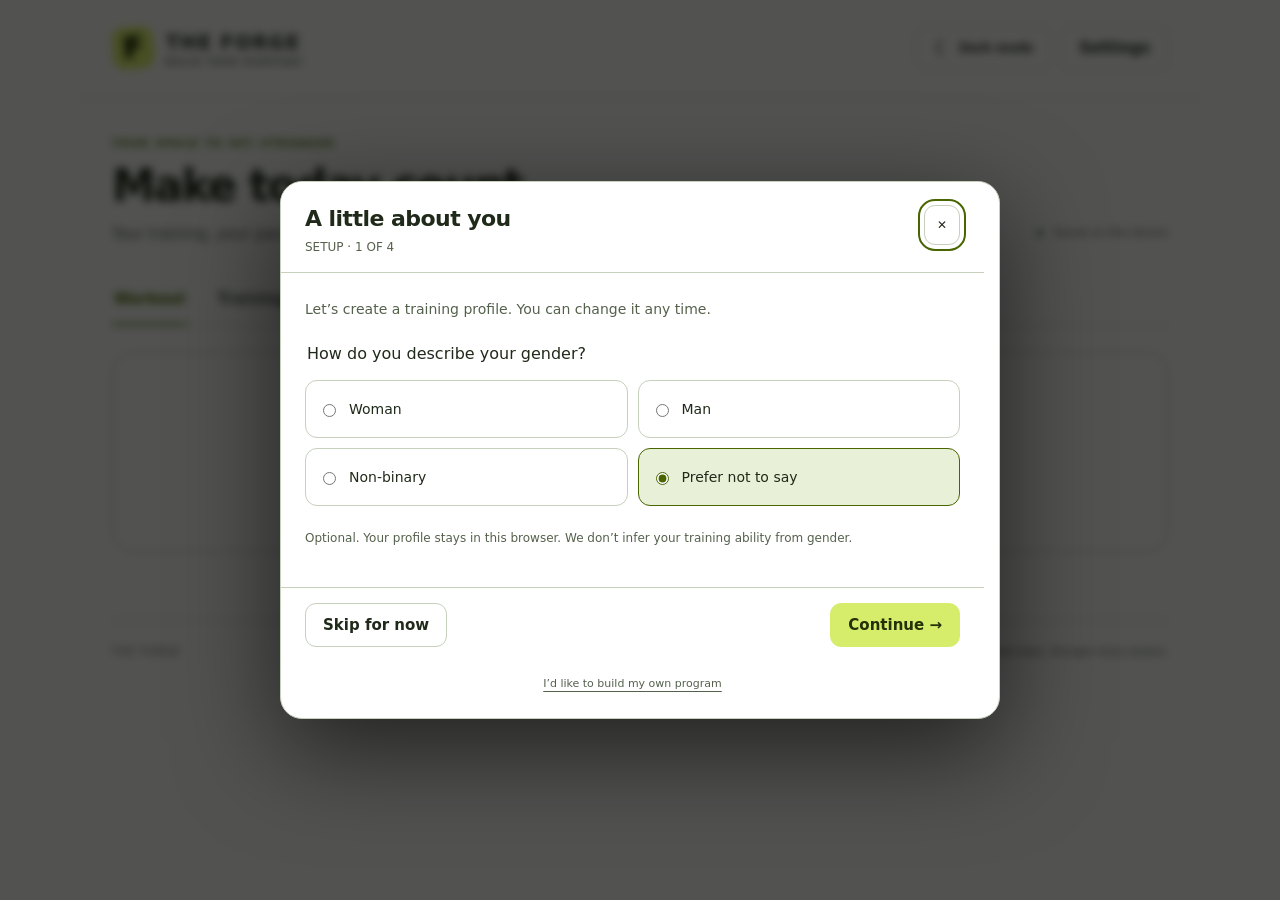
<file: index.html>
<!doctype html>
<html lang="en" data-theme="dark">
<head>
  <meta charset="utf-8">
  <meta name="viewport" content="width=device-width, initial-scale=1, viewport-fit=cover">
  <meta name="theme-color" content="#111310">
  <meta name="description" content="Your training, your way. Choose a plan, swap exercises, and build your own workouts with THE FORGE.">
  <link rel="manifest" href="./manifest.webmanifest">
  <link rel="icon" href="./icon-192.png">
  <link rel="apple-touch-icon" href="./icon-192.png">
  <script src="./theme.js"></script>
  <link rel="stylesheet" href="./styles.css">
  <link rel="stylesheet" href="./catalog.css">
  <link rel="stylesheet" href="./program-controls.css">
  <link rel="stylesheet" href="./program-weeks.css">
  <link rel="stylesheet" href="./mobile.css">
  <title>THE FORGE · Your training, your way</title>
  <script src="./exercises.js" defer></script>
  <script src="./exercises-expanded.js" defer></script>
  <script src="./programs.js" defer></script>
  <script src="./programs-expanded.js" defer></script>
  <script src="./additional-programs.js" defer></script>
  <script src="./catalog.js" defer></script>
  <script src="./reviewed-videos.js" defer></script>
  <script src="./exercise-illustrations.js" defer></script>
  <script src="./movement-pictures.js" defer></script>
  <script src="./data.js" defer></script>
  <script src="./program-model.js" defer></script>
  <script src="./model.js" defer></script>
  <script src="./program-ui.js" defer></script>
  <script src="./app.js" defer></script>
</head>
<body>
  <a class="skip-link" href="#main">Skip to workout</a>
  <header class="app-header shell">
    <a class="brand" href="#workout" aria-label="The Forge home"><span class="brand-mark" aria-hidden="true">F</span><span>THE FORGE<small>BUILD YOUR EVERYDAY</small></span></a>
    <div class="header-actions">
      <button class="button subtle theme-toggle" id="themeToggle" type="button" aria-label="Switch to light mode" title="Switch to light mode"><span id="themeIcon" aria-hidden="true">☀</span><span class="theme-label" id="themeLabel">Light mode</span></button>
      <button class="button subtle" id="settingsBtn" title="Settings and backup">Settings</button>
    </div>
  </header>
  <main class="shell" id="main" tabindex="-1">
    <div class="welcome"><div><div class="eyebrow">YOUR SPACE TO GET STRONGER</div><h1>Make today count<span>.</span></h1><p>Your training, your pace. Let’s put in the work.</p></div><span class="local-label"><i></i> Saved on this device</span></div>
    <nav class="main-nav" aria-label="Main navigation">
      <button data-view="workout" aria-current="page">Workout</button>
      <button data-view="plans">Training plans</button>
      <button data-view="calendar">My week</button>
      <button data-view="history">History</button>
    </nav>
    <div id="storageAlert" class="notice" role="alert" hidden></div>
    <section id="viewWorkout" aria-label="Your workout"></section>
    <section id="viewPlans" aria-label="Training plans" hidden></section>
    <section id="viewHistory" aria-label="Workout history" hidden></section>
    <section id="viewCalendar" aria-label="Combined weekly calendar" hidden></section>
    <p id="saveStatus" class="save-status" role="status">Your changes save automatically.</p>
    <footer>THE FORGE <span>Small steps. Stronger every session.</span></footer>
  </main>
  <dialog id="modal" aria-labelledby="modalTitle"><div id="modalContent"></div></dialog>
  <div id="toast" class="toast" role="status"></div>
  <noscript><p class="notice">Enable JavaScript to choose and log your workouts.</p></noscript>
</body>
</html>
</file>
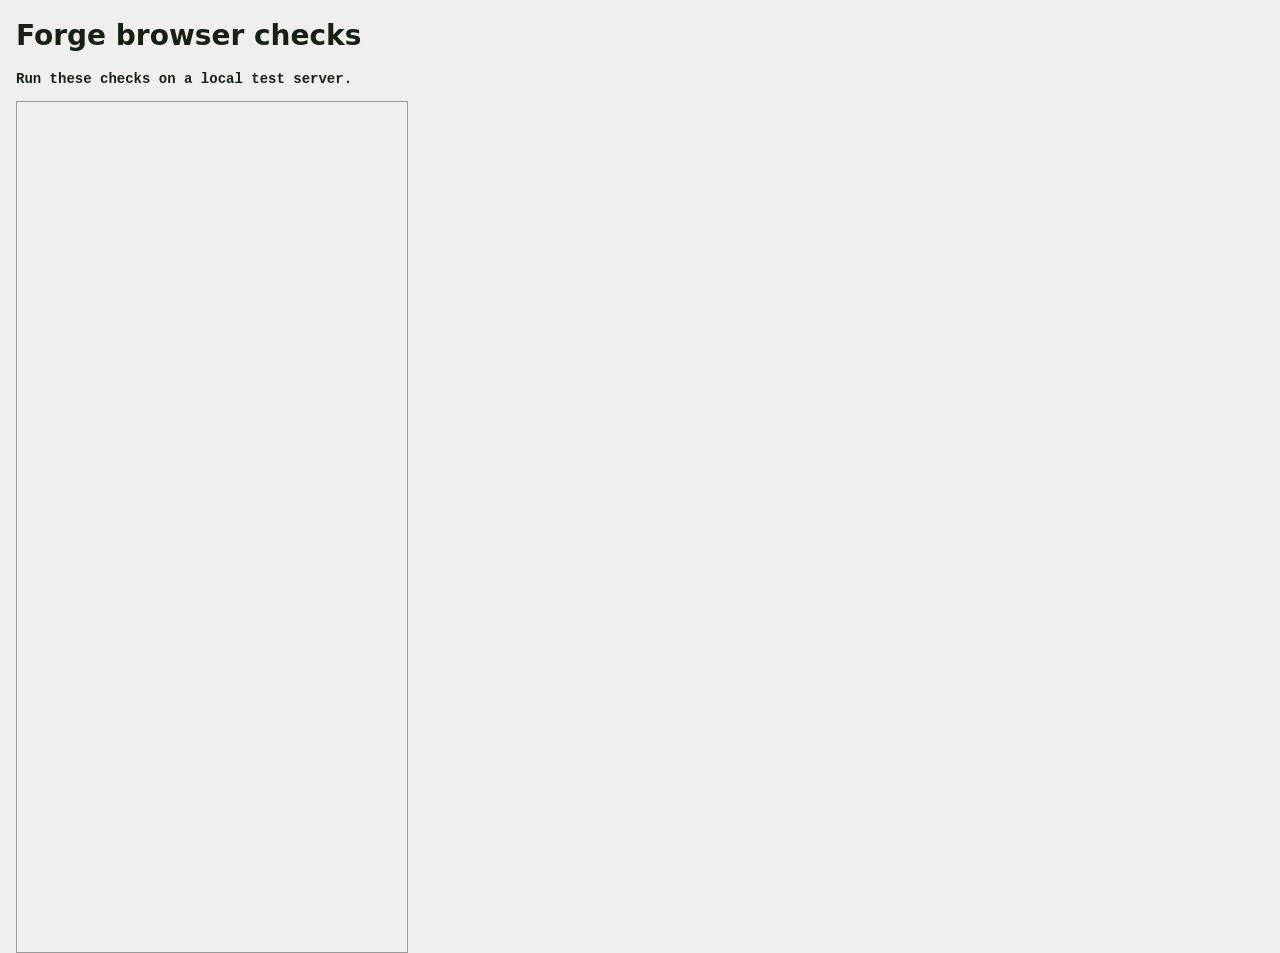
<file: tests/browser.html>
<!doctype html><html lang="en"><head><meta charset="utf-8"><title>Forge browser checks</title><style>body{font:14px system-ui;margin:16px;background:#eef0eb;color:#182015}iframe{width:390px;height:850px;border:1px solid #999;float:left;margin-right:20px}pre{white-space:pre-wrap}#result{font-weight:700}</style></head><body><h1>Forge browser checks</h1><pre id="result">Running…</pre><iframe id="app" title="App under test"></iframe><pre id="checks"></pre><script src="./browser-checks.js"></script></body></html>
</file>
<file: styles.css>
@charset "UTF-8";
:root{color-scheme:dark;--bg:#111310;--surface:#1a1d18;--raised:#22261f;--line:#33382e;--ink:#f1f3e9;--muted:#adb4a4;--accent:#e6fb78;--orange:#fa9b50;--good:#a6d7a1;--danger:#ffb1a3;--radius:20px;font-family:Inter,"Segoe UI",system-ui,sans-serif;font-size:15px;line-height:1.5}
*{box-sizing:border-box}body{margin:0;background:var(--bg);color:var(--ink)}button,input,select{font:inherit}button,a,input,select{touch-action:manipulation}button{cursor:pointer}button:disabled{opacity:.45;cursor:default}a{color:inherit}button,input,select,textarea{accent-color:var(--accent)}button:focus-visible,a:focus-visible,input:focus-visible,select:focus-visible,summary:focus-visible{outline:2px solid var(--accent);outline-offset:4px}[hidden]{display:none!important}.shell{width:min(1120px,100%);margin:auto;padding-inline:32px}.app-header{display:flex;align-items:center;justify-content:space-between;padding-block:26px;border-bottom:1px solid var(--line);gap:12px}.brand{text-decoration:none;display:flex;gap:12px;align-items:center;font-weight:900;font-size:19px;letter-spacing:.08em}.brand small{display:block;font-size:8px;letter-spacing:.22em;color:var(--muted);margin-top:1px}.brand-mark{display:grid;place-items:center;width:42px;height:42px;background:var(--action-bg);color:var(--action-ink);font-size:29px;font-weight:950;border-radius:12px;transform:rotate(-5deg)}.button{min-height:44px;padding:10px 17px;border:1px solid var(--line);background:var(--raised);color:var(--ink);border-radius:11px;font-weight:650;display:inline-flex;align-items:center;justify-content:center;gap:8px;text-decoration:none}.button:hover{border-color:var(--button-hover)}.button.primary{background:var(--action-bg);color:var(--action-ink);border-color:var(--action-bg)}.button.subtle{background:transparent}.button.danger{color:var(--danger)}.button.small{font-size:12px;padding:7px 12px;min-height:40px}.welcome{display:flex;align-items:end;justify-content:space-between;padding-block:38px 30px;gap:24px}.eyebrow{color:var(--accent);font-weight:750;font-size:10px;letter-spacing:.17em;text-transform:uppercase}h1{font-size:clamp(30px,4vw,44px);line-height:1.16;letter-spacing:-.045em;margin:9px 0 12px;font-weight:750}h1 span{color:var(--accent)}p{margin:0;color:var(--muted)}h2,h3{letter-spacing:-.025em;line-height:1.25}h2{font-size:25px;margin:0 0 10px}h3{font-size:18px;margin:0}.local-label{color:var(--muted);font-size:11px;white-space:nowrap;padding-bottom:4px}.local-label i{display:inline-block;width:6px;height:6px;border-radius:50%;background:var(--good);margin-right:7px}.main-nav{display:flex;border-bottom:1px solid var(--line);gap:28px;margin-bottom:26px}.main-nav button{background:transparent;color:var(--muted);border:0;min-height:50px;padding:0 2px;font-weight:700;border-bottom:2px solid transparent}.main-nav button[aria-current]{color:var(--accent);border-color:var(--accent)}.stats{display:grid;grid-template-columns:1.3fr 1fr 1fr;gap:12px;margin-bottom:24px}.stat{padding:17px 20px;background:var(--surface);border:1px solid var(--line);border-radius:15px}.stat small{display:block;color:var(--muted);font-size:11px;margin-bottom:5px}.stat strong{font-weight:650;font-size:17px}.stat em{color:var(--muted);font-style:normal;font-size:12px}.workout-layout{display:grid;grid-template-columns:minmax(0,1fr) 270px;gap:24px;align-items:start}.section-top{display:flex;align-items:center;justify-content:space-between;gap:14px;margin:0 0 16px}.section-top p{font-size:12px;margin-top:5px}.section-top h2{margin:0}.date-control{display:flex;align-items:center;gap:8px;color:var(--muted);font-size:12px;min-width:0}input,select{min-height:44px;border:1px solid var(--line);border-radius:10px;background:var(--bg);color:var(--ink);padding:9px 10px;max-width:100%}input[type=date]{font-size:12px;min-width:0}.day-tabs{display:flex;gap:8px;overflow-x:auto;padding:2px 2px 12px;scrollbar-width:thin}.day-tab{flex:1;min-width:100px;padding:12px 10px;border:1px solid var(--line);background:var(--surface);border-radius:12px;color:var(--muted);text-align:left;min-height:66px}.day-tab small{display:block;font-size:10px;margin-bottom:3px}.day-tab strong{font-size:12px;font-weight:650}.day-tab[aria-pressed=true]{color:var(--accent);border-color:var(--accent);background:var(--accent-soft)}.session-head{margin:10px 0 17px}.session-head h2{font-size:26px;margin:7px 0}.tags{display:flex;gap:7px;flex-wrap:wrap}.tag{font-size:10px;color:var(--muted);border:1px solid var(--line);border-radius:6px;padding:3px 7px}.exercise{background:var(--surface);border:1px solid var(--line);border-radius:var(--radius);padding:20px;margin-bottom:12px}.exercise.complete{border-color:var(--success-border)}.exercise-heading{display:flex;gap:12px;align-items:start;justify-content:space-between}.exercise-title{display:flex;align-items:start;gap:11px;min-width:0}.exercise-number{display:grid;place-items:center;border-radius:9px;width:31px;height:31px;flex-shrink:0;color:var(--accent);background:var(--accent-panel);font-size:12px;font-weight:700}.exercise h3{font-size:16px;margin:2px 0 4px;overflow-wrap:anywhere}.exercise small{font-size:11px;color:var(--muted)}.exercise-tools{display:flex;gap:5px}.exercise-tools .button{min-height:40px;font-size:11px;padding:8px 10px}.previous{font-size:11px;color:var(--orange);margin:13px 0 4px}.set-grid{display:grid;grid-template-columns:32px minmax(70px,1fr) minmax(70px,1fr) 44px;gap:10px;align-items:center;margin-top:8px}.set-grid.labels{font-size:10px;color:var(--muted);text-align:center;margin-top:18px}.set-num{text-align:center;color:var(--muted);font-size:12px}.set-grid input{width:100%;text-align:center;font-variant-numeric:tabular-nums;font-size:17px;font-weight:650;min-height:46px}.done{width:44px;height:46px;border:1px solid var(--line);border-radius:10px;background:var(--raised);color:var(--done-color);font-size:20px}.done[aria-pressed=true]{background:var(--action-bg);border-color:var(--action-bg);color:var(--action-ink)}.exercise-bottom{display:flex;gap:8px;justify-content:space-between;margin-top:12px;align-items:center}.text-button{background:none;border:0;color:var(--muted);padding:10px 4px;min-height:44px;font-size:11px;text-decoration:underline;text-underline-offset:4px}.text-button:hover{color:var(--ink)}.guidance{font-size:11px;color:var(--muted);margin-top:10px}.guidance.ready{color:var(--accent)}.side-card{background:var(--surface);border:1px solid var(--line);border-radius:var(--radius);padding:22px;margin-bottom:14px}.side-card h3{font-size:16px;margin-bottom:15px}.progress-count{display:flex;align-items:baseline;gap:7px;margin-top:12px}.progress-count strong{font-size:34px;font-weight:650;letter-spacing:-.05em}.progress-count span{color:var(--muted);font-size:12px}.progress-track{height:6px;background:var(--progress-track-bg);border-radius:6px;margin:12px 0 18px;overflow:hidden}.progress-bar{height:100%;background:var(--accent);transition:width .2s}.side-card .button{width:100%;margin-top:9px;font-size:12px}.side-card p{font-size:12px}.timer-value{font-size:38px;letter-spacing:-.04em;font-variant-numeric:tabular-nums;margin:8px 0 12px}.timer-actions{display:flex;gap:7px}.timer-actions .button{margin-top:0}.timer-presets{display:flex;gap:8px;margin-top:13px}.timer-presets button{flex:1;min-height:40px;background:transparent;border:1px solid var(--line);color:var(--muted);border-radius:8px;font-size:11px}.timer-presets button[aria-pressed=true]{color:var(--accent);border-color:var(--accent)}.help{font-size:12px;margin:16px 0}.help summary{color:var(--muted);cursor:pointer;padding-block:10px}.help p{padding-block:6px}.help a{color:var(--accent)}.toolbar{display:flex;gap:10px;flex-wrap:wrap;margin:20px 0}.toolbar label{display:flex;align-items:center;gap:8px;color:var(--muted);font-size:12px}.toolbar input{flex:1;min-width:150px}.plan-grid{display:grid;grid-template-columns:repeat(2,minmax(0,1fr));gap:16px}.plan-card{position:relative;background:var(--surface);border:1px solid var(--line);border-radius:var(--radius);padding:25px;display:flex;flex-direction:column;gap:14px}.plan-card.selected{border-color:var(--accent)}.plan-card .number{color:var(--accent);font-size:38px;line-height:1.1;font-weight:650;letter-spacing:-.05em}.plan-card .number span{font-size:12px;color:var(--muted);font-weight:400;letter-spacing:0;margin-left:7px}.plan-card p{font-size:13px}.plan-card .button{align-self:start;margin-top:auto}.plan-days{font-size:12px;line-height:1.8;color:var(--ink)}.plan-card.custom{background:radial-gradient(ellipse at 100% 0,var(--custom-glow),transparent 70%),var(--surface)}.pill{font-size:10px;color:var(--accent);border:1px solid var(--accent-border);border-radius:6px;padding:4px 8px;align-self:start}.empty-state{border:1px dashed var(--empty-border);border-radius:var(--radius);padding:35px;text-align:center;color:var(--muted)}.empty-state h3{color:var(--ink);margin-bottom:8px}.empty-state .button{margin-top:20px}.history-list{display:grid;gap:12px}.history-item{border:1px solid var(--line);background:var(--surface);border-radius:16px;padding:20px;display:flex;gap:20px;justify-content:space-between;align-items:center}.history-item p{font-size:12px;margin-top:7px}.history-item h3{font-size:16px}.history-actions{display:flex;gap:8px;flex-shrink:0}.save-status{font-size:11px;text-align:center;margin:25px 0;color:var(--muted);min-height:18px}footer{display:flex;justify-content:space-between;font-size:10px;color:var(--muted);border-top:1px solid var(--line);padding:23px 0 35px;letter-spacing:.12em}footer span{letter-spacing:0}.notice{padding:15px 18px;border:1px solid var(--notice-border);background:var(--notice-bg);border-radius:12px;margin-bottom:15px;font-size:13px;color:var(--notice-ink)}dialog{color:var(--ink);background:var(--surface);border:1px solid var(--line);border-radius:22px;padding:0;width:min(720px,calc(100% - 24px));max-height:90dvh;box-shadow:0 30px 100px #0009}dialog::backdrop{background:#000a;backdrop-filter:blur(4px)}.modal-header{position:sticky;top:0;background:var(--surface);display:flex;justify-content:space-between;align-items:start;gap:14px;padding:23px 24px 16px;border-bottom:1px solid var(--line);z-index:2}.modal-header h2{font-size:22px;margin-bottom:6px}.modal-header p{font-size:12px}.modal-body{padding:20px 24px 24px}.modal-footer{position:sticky;bottom:0;background:var(--surface);border-top:1px solid var(--line);padding:15px 24px;display:flex;justify-content:space-between;gap:14px;align-items:center}.modal-footer p{font-size:12px}.form-label{display:grid;gap:7px;font-size:12px;color:var(--muted);margin-bottom:14px}.library-list{display:grid;gap:8px;max-height:330px;overflow:auto}.library-item{border:1px solid var(--line);border-radius:12px;padding:12px;display:flex;justify-content:space-between;align-items:center;gap:12px}.library-item h3{font-size:14px}.library-item small{display:block;color:var(--muted);font-size:11px;margin-top:4px}.builder-list{display:grid;gap:10px;margin-top:18px}.builder-row{background:var(--bg);border:1px solid var(--line);padding:13px;border-radius:12px}.builder-row .section-top{margin-bottom:7px}.builder-row h3{font-size:14px}.builder-targets{display:grid;grid-template-columns:repeat(3,1fr);gap:8px}.builder-targets label{font-size:10px;color:var(--muted);display:grid;gap:4px}.builder-targets input{width:100%;font-size:14px}.settings-grid{display:grid;gap:12px}.settings-grid p{font-size:13px;line-height:1.7}.settings-grid .button{justify-self:start}.divider{height:1px;background:var(--line);margin:10px 0}.toast{position:fixed;bottom:25px;left:50%;transform:translate(-50%,20px);opacity:0;pointer-events:none;transition:.2s;background:var(--ink);color:var(--bg);padding:12px 20px;border-radius:12px;max-width:calc(100% - 32px);font-size:13px;box-shadow:0 10px 35px #0008;z-index:10}.toast.show{opacity:1;transform:translate(-50%,0)}.skip-link{position:fixed;top:8px;left:8px;transform:translateY(-200%);z-index:10;background:var(--action-bg);color:var(--action-ink);padding:12px}.skip-link:focus{transform:none}.wide-button{width:100%;margin-top:4px}.session-actions{display:flex;gap:12px;align-items:center;justify-content:space-between;margin-top:16px}.completed-banner{margin:15px 0;color:var(--accent);font-size:12px}.sticky-panel{position:sticky;top:20px}.muted{color:var(--muted)}
@media(max-width:850px){.shell{padding-inline:22px}.workout-layout{grid-template-columns:minmax(0,1fr) 235px;gap:16px}.side-card{padding:18px}.local-label{display:none}.stats{grid-template-columns:1.2fr 1fr 1fr}.stat{padding:14px}.stat strong{font-size:14px}}
@media(max-width:650px){.shell{padding-inline:16px}.app-header{padding-block:18px}.brand{font-size:16px;gap:9px}.brand-mark{width:36px;height:36px;font-size:26px}.app-header .button{font-size:10px;padding:8px 10px}.welcome{padding-block:28px 20px}.welcome p{font-size:12px}.eyebrow{font-size:9px}.main-nav{gap:25px;margin-bottom:20px}.main-nav button{font-size:13px}.workout-layout{display:flex;flex-direction:column;gap:20px}.workout-main,.workout-aside{width:100%}.workout-aside{order:-1}.sticky-panel{position:static;display:grid;grid-template-columns:1fr 1fr;gap:10px}.side-card{padding:15px;margin-bottom:0;border-radius:15px}.side-card h3{font-size:13px;margin-bottom:5px}.side-card .button{font-size:11px;padding-inline:8px;min-height:44px}.side-card .text-button{font-size:10px}.progress-count{margin-top:3px}.progress-count strong{font-size:28px}.progress-track{margin:7px 0 10px}.timer-value{font-size:29px;margin:3px 0 8px}.timer-presets{gap:5px;margin-top:8px}.timer-presets button{font-size:10px;min-height:35px}.stats{gap:7px;margin-bottom:16px;grid-template-columns:1.2fr .8fr .8fr}.stat{padding:11px}.stat small{font-size:9px}.stat strong{font-size:12px}.stat em{font-size:10px}.section-top{align-items:start;gap:8px}.section-top h2{font-size:20px}.date-control{display:grid;gap:3px;font-size:10px}.date-control input{font-size:11px;max-width:145px;padding:7px;min-height:40px}.exercise{padding:15px}.exercise-heading{gap:7px}.exercise-title{gap:8px}.exercise h3{font-size:14px}.exercise-number{width:26px;height:28px;font-size:10px}.exercise-tools .button{padding:7px 8px;font-size:10px}.exercise small{font-size:10px}.set-grid{gap:8px;grid-template-columns:26px minmax(60px,1fr) minmax(60px,1fr) 44px}.plan-grid{grid-template-columns:1fr}.plan-card{padding:22px}.history-item{align-items:start;flex-direction:column;gap:12px}.history-actions{width:100%}.history-actions .button{flex:1}.toolbar{gap:8px}.toolbar label{flex:1;min-width:110px;display:grid;gap:3px}.toolbar select{width:100%;font-size:12px}.modal-header{padding:18px 16px 12px}.modal-body{padding:16px}.modal-footer{padding:12px 16px}.modal-footer .button{font-size:12px}.builder-targets input{padding:8px}.session-head h2{font-size:23px}footer{font-size:9px}footer span{max-width:160px;text-align:right}.help{margin-top:12px}.session-actions{gap:8px}.session-actions .button{font-size:12px}}
.exercise-video-row{display:flex;justify-content:space-between;align-items:center;gap:12px;margin-top:10px}.video-button{border:0;background:transparent;color:var(--accent);font-size:12px;padding:8px 0;min-height:44px;display:inline-flex;align-items:center;gap:7px;white-space:nowrap}.video-button span{font-size:22px}.video-frame{aspect-ratio:16/9;background:#000}.video-frame iframe{width:100%;height:100%;border:0;display:block}.video-note{font-size:12px;line-height:1.7}.video-note a{color:var(--accent)}.preview-title{margin:24px 0 14px}.recommendation{padding:22px;border:1px solid var(--recommendation-border);border-radius:16px;background:var(--recommendation-bg);margin-top:22px;display:grid;gap:12px}.recommendation p{font-size:13px}.recommendation .button{justify-self:start}.plan-buttons{display:flex;gap:10px;flex-wrap:wrap;margin-top:auto}.choice-grid{border:0;padding:0;margin:22px 0;display:grid;grid-template-columns:1fr 1fr;gap:10px}.choice-grid legend{font-size:16px;margin-bottom:14px}.choice{border:1px solid var(--line);border-radius:12px;display:flex;align-items:center;gap:10px;padding:12px;min-height:58px;font-size:14px}.choice:has(input:checked){border-color:var(--accent);background:var(--choice-bg)}.choice input{min-height:0;max-width:20px}.onboarding{padding-block:26px}.onboarding>p{font-size:14px}.privacy-note{font-size:12px!important;line-height:1.7}.weight-label{margin-top:20px}.weight-label input{font-size:24px}.setup-custom{text-align:center;padding:0 15px 12px}.error-text{color:var(--danger)!important;font-size:13px;margin-top:12px}.builder-daybar{display:flex;align-items:center;gap:12px}.builder-daybar label{flex:1}.library-tools{display:flex;align-items:center;gap:16px}input[aria-invalid=true]{border-color:var(--danger)}
@media(max-width:650px){.exercise-video-row{align-items:start;gap:8px}.exercise-video-row>small{padding-top:12px;max-width:145px;text-align:right;font-size:9px}.video-button{font-size:11px}.choice-grid{gap:8px}.choice{font-size:12px;padding:10px}.plan-buttons .button{font-size:12px}.library-tools{gap:12px}}
@media(prefers-reduced-motion:reduce){*,*::before,*::after{transition:none!important;scroll-behavior:auto!important}}

@media(max-width:650px){.workout-aside .side-card .eyebrow{display:none}.workout-aside .side-card{padding:12px}.workout-aside .side-card h3{font-size:11px;margin:0}.workout-aside .progress-count{margin:0;line-height:1.1}.workout-aside .progress-count strong{font-size:24px}.workout-aside .progress-track{margin:6px 0}.workout-aside .side-card .text-button{display:none}.workout-aside .side-card .button{margin-top:5px}.workout-aside .timer-value{font-size:24px;line-height:1.2;margin:3px 0}.workout-aside .timer-presets{display:none}.welcome{padding-block:24px 16px}.welcome h1{margin:7px 0 9px}.welcome p{font-size:11px}.main-nav{margin-bottom:17px}.sticky-panel{gap:9px}.workout-layout{gap:17px}}

/* Shared theme tokens keep text, controls and dialogs in the same palette. */
:root{--action-bg:#e6fb78;--action-ink:#1d2410;--button-hover:#66705a;--accent-soft:#242a18;--success-border:#52634a;--accent-panel:#2c3222;--done-color:#acb3a0;--progress-track-bg:#33392c;--custom-glow:#343d20;--accent-border:#546330;--empty-border:#4c5542;--notice-border:#a97c42;--notice-bg:#3b2f1e;--notice-ink:#f5d3a3;--recommendation-border:#57643c;--recommendation-bg:#222a18;--choice-bg:#2c3320}
:root[data-theme="light"]{color-scheme:light;--bg:#f6f8f2;--surface:#ffffff;--raised:#edf1e5;--line:#c7d0bd;--ink:#202a1a;--muted:#54614c;--accent:#486500;--orange:#8b4c16;--good:#387142;--danger:#a93325;--action-bg:#d6ec6b;--action-ink:#233008;--button-hover:#718362;--accent-soft:#e7efd4;--success-border:#6b8a52;--accent-panel:#e9f1d9;--done-color:#66755d;--progress-track-bg:#dbe2d2;--custom-glow:#e8f0d5;--accent-border:#9eb56b;--empty-border:#8e9e80;--notice-border:#b18132;--notice-bg:#fff3d7;--notice-ink:#6b470b;--recommendation-border:#afc18a;--recommendation-bg:#eef4e1;--choice-bg:#e8f0d8}
.header-actions{display:flex;align-items:center;gap:10px;flex-shrink:0}.theme-toggle{gap:8px;white-space:nowrap}#themeIcon{font-size:20px;line-height:1}.theme-label{font-size:12px}.settings-grid .form-label{margin:0;max-width:320px}
@media(max-width:650px){.header-actions{gap:6px}.app-header{gap:8px}.app-header .theme-toggle{width:44px;min-width:44px;min-height:44px;padding:8px}.theme-label{display:none}.app-header #settingsBtn{padding-inline:10px}}

/* Location and home equipment choices in setup step 3. */
.location-choices{grid-template-columns:1fr}
.location-choices .choice{align-items:flex-start}
.location-choices .choice input{flex-shrink:0;margin-top:5px}
.location-choices .choice span{min-width:0}
.location-choices .choice strong{display:block;margin-bottom:6px}
.location-choices .choice small{display:block;line-height:1.6;color:var(--muted)}
#homeEquipmentFollowup[hidden]{display:none}
.equipment-help{grid-column:1/-1;margin:0}

/* Program catalog, combined calendar, and accessible exercise details. */
.catalog-toolbar{display:grid;grid-template-columns:repeat(3,minmax(0,1fr));gap:14px;margin:24px 0 12px}
.catalog-toolbar label,.calendar-controls label,.program-controls label,.workout-program-picker label{display:flex;flex-direction:column;gap:6px;font-size:12px;font-weight:650;color:var(--muted);min-width:0}
.catalog-toolbar input,.catalog-toolbar select,.program-controls input,.program-controls select,.calendar-controls input,.workout-program-picker select{width:100%;min-width:0}
.filter-check{display:flex;align-items:center;gap:10px;min-height:44px;font-size:13px;line-height:1.6;margin-block:8px}
.filter-check input[type=checkbox]{width:18px;height:18px;min-height:0;flex-shrink:0}
.program-facts{font-weight:650}.mismatch{color:var(--orange)}
.custom-plans{margin-block:36px}.custom-plans>.plan-grid{margin-top:20px}
.calendar-controls{display:flex;align-items:end;gap:8px;flex-wrap:wrap}
.calendar-controls label{max-width:180px}
.weekly-calendar{display:grid;grid-template-columns:repeat(7,minmax(0,1fr));gap:8px;margin-block:22px}
.calendar-day{min-width:0;border:1px solid var(--line);border-radius:14px;background:var(--surface);padding:12px 8px}
.calendar-day.today{border-color:var(--accent)}
.calendar-day h3{font-size:13px;margin:0}.calendar-day time{font-size:11px;color:var(--muted)}
.calendar-rest{font-size:13px;color:var(--muted);padding:20px 0}
.calendar-session{display:flex;flex-direction:column;align-items:flex-start;gap:6px;text-align:left;width:100%;min-height:70px;border:1px solid var(--line);border-radius:10px;background:var(--raised);color:var(--ink);padding:10px 8px;margin-top:12px;overflow-wrap:anywhere;white-space:normal}
.calendar-session strong{font-size:12px}.calendar-session span,.calendar-session small{font-size:11px;color:var(--muted)}
.calendar-session:hover{border-color:var(--accent)}
.active-list{margin-top:28px}.active-row{display:flex;align-items:center;gap:14px;padding:16px 0;border-bottom:1px solid var(--line);flex-wrap:wrap}
.active-row>strong,.active-row>div{flex:1;min-width:150px}.active-row small{display:block;color:var(--muted);margin-top:5px}
.overlap-warning summary{cursor:pointer;font-weight:700;min-height:36px}
.overlap-warning ul{padding-left:22px}.overlap-warning li{margin:10px 0}.overlap-warning p{font-size:12px;line-height:1.7}
.volume-grid{display:grid;grid-template-columns:repeat(3,minmax(0,1fr));gap:10px;margin-top:14px}
.volume-grid>div{display:flex;justify-content:space-between;gap:10px;border-bottom:1px solid var(--line);padding:8px;font-size:12px}
.program-preview details{margin:18px 0;border-top:1px solid var(--line);padding-top:12px}
.program-preview summary,.warmup-card summary{cursor:pointer;min-height:40px;display:flex;align-items:center;font-weight:700}
.program-preview p,.program-preview li,.exercise-details p,.exercise-details li{font-size:14px;line-height:1.8;overflow-wrap:anywhere}
.program-preview h4{margin:18px 0 8px}
.program-controls{display:grid;grid-template-columns:repeat(3,minmax(0,1fr));gap:14px;margin:22px 0}
.preview-day{margin:20px 0}.preview-day h3{font-size:17px}
.prescription{display:flex;justify-content:space-between;align-items:center;gap:12px;padding:12px 0;border-bottom:1px solid var(--line)}
.prescription>div{min-width:0}.prescription strong{display:block;font-size:14px}
.prescription small{display:block;font-size:12px;color:var(--muted);margin-top:5px;line-height:1.6}
.prescription p{font-size:12px;margin:6px 0;color:var(--muted)}
.prescription button{flex-shrink:0}
.warmup-card{background:var(--surface);border:1px solid var(--line);border-radius:16px;padding:16px 20px;margin-block:20px}
.workout-program-picker{display:flex;align-items:end;justify-content:space-between;gap:14px;flex-wrap:wrap;margin-block:20px}
.workout-program-picker label{flex:1;max-width:480px}
.target-note{font-size:13px;color:var(--muted);line-height:1.7}.exercise-rest{margin:0 0 14px}
.set-grid input:disabled{opacity:.35}
.exercise-details h3{margin-top:24px}.exercise-details li{margin-block:7px}
.exercise-details .video-frame{min-height:200px}
.video-selection{margin-top:28px;border-top:1px solid var(--line);padding-top:14px}
.video-selection summary{cursor:pointer;min-height:44px;font-weight:650}
#videoInputError{color:var(--danger)}#videoStatus{font-size:13px}
@media(max-width:900px){.weekly-calendar{grid-template-columns:repeat(2,minmax(0,1fr))}.calendar-day{padding:16px}.calendar-day h3{font-size:15px}.calendar-session strong{font-size:14px}.catalog-toolbar{grid-template-columns:repeat(2,minmax(0,1fr))}.program-controls{grid-template-columns:1fr}}
@media(max-width:560px){.weekly-calendar{grid-template-columns:1fr}.catalog-toolbar{grid-template-columns:1fr 1fr;gap:10px}.catalog-toolbar label:first-child{grid-column:1/-1}.volume-grid{grid-template-columns:1fr}.active-row{gap:8px}.warmup-card{padding:12px}.prescription{align-items:flex-start}.prescription button{font-size:12px}.calendar-controls{width:100%}.calendar-controls label{max-width:none;flex:1}.workout-program-picker label{width:100%;max-width:none}}
</file>
<file: catalog.css>
body[data-current-view="plans"] .welcome{display:none}
/* Equipment-led library, using the app's existing light and dark theme tokens. */
.catalog-hero{display:grid;grid-template-columns:1.1fr 1fr;overflow:hidden;border:1px solid var(--line);border-radius:24px;background:var(--surface);margin:12px 0 42px;min-height:340px}
.catalog-hero>div:first-child{padding:42px}.catalog-hero h1{font-size:clamp(32px,4.1vw,60px);line-height:1.06;letter-spacing:-.045em;margin:18px 0}.catalog-hero p{max-width:410px;line-height:1.7;color:var(--muted)}
.hero-facts{display:flex;flex-wrap:wrap;gap:14px 24px;margin-top:24px;font-size:12px}.hero-facts strong{font-size:20px;margin-right:5px}.hero-art{position:relative;min-width:0}.hero-art img{width:100%;height:100%;object-fit:cover;display:block}.hero-art-caption{position:absolute;bottom:0;left:0;right:0;padding:35px 24px 20px;background:linear-gradient(transparent,rgba(0,0,0,.78));color:#fff;font-size:10px;letter-spacing:.18em;font-weight:800}
.section-caption{display:flex;gap:16px;justify-content:space-between;align-items:baseline;margin:26px 0 14px}.section-caption h3{font-size:19px;margin:0}.section-caption>span{font-size:13px;color:var(--muted)}
.audience-grid{display:grid;grid-template-columns:repeat(4,minmax(0,1fr));gap:12px}.audience-tile{text-align:left;background:var(--surface);color:var(--ink);padding:20px;border:1px solid var(--line);border-radius:16px;display:flex;flex-direction:column;gap:10px;min-height:190px;cursor:pointer}.audience-tile small{font-size:9px;letter-spacing:.12em;color:var(--muted);font-weight:800}.audience-tile strong{font-size:19px;line-height:1.25}.audience-tile span{color:var(--muted);font-size:12px;line-height:1.6}.audience-tile em{font-size:12px;font-style:normal;font-weight:800;margin-top:auto}.audience-tile[aria-pressed=true]{border-color:var(--accent);background:var(--accent-panel)}
.browse-chips{display:flex;flex-wrap:wrap;gap:9px}.browse-chip{display:flex;align-items:center;gap:15px;border:1px solid var(--line);border-radius:999px;color:var(--ink);background:var(--surface);padding:12px 16px;min-height:44px;font:inherit;font-size:13px;cursor:pointer}.browse-chip strong{color:var(--muted);font-size:11px}.browse-chip[aria-pressed=true]{border-color:var(--accent);background:var(--accent-panel)}.browse-chip:hover,.audience-tile:hover{border-color:var(--accent)}
.muscle-browser{margin-top:22px}.muscle-browser>summary{font-size:14px;font-weight:750;cursor:pointer;padding:10px 0}.muscle-chips{margin-top:10px}.catalog-results-head{scroll-margin-top:20px;margin-top:42px}.catalog-filter-footer{display:flex;gap:14px;justify-content:space-between;align-items:center;margin:8px 0 18px}.catalog-filter-footer .filter-check{margin:0;line-height:1.5}.catalog-toolbar{grid-template-columns:repeat(4,minmax(0,1fr))}.catalog-toolbar input,.catalog-toolbar select{width:100%;min-width:0}.catalog-toolbar label{min-width:0}
#catalogCount{font-size:12px;color:var(--muted);margin:20px 0}#planGrid{align-items:stretch;gap:20px}.visual-plan{padding:0;overflow:hidden;display:flex;flex-direction:column;border-radius:19px}.plan-photo{position:relative;aspect-ratio:1.8;overflow:hidden;background:var(--surface)}.plan-photo img{width:100%;height:100%;object-fit:cover;display:block;transition:transform .3s ease}.visual-plan:hover .plan-photo img{transform:scale(1.025)}.photo-label,.photo-active{position:absolute;left:14px;bottom:13px;border-radius:20px;background:rgba(20,25,19,.85);color:#fff;padding:7px 11px;font-size:10px;text-transform:uppercase;letter-spacing:.08em;font-weight:800}.photo-active{left:auto;right:14px;background:#d2ed91;color:#152009}.plan-card-body{display:flex;flex:1;flex-direction:column;padding:21px;gap:14px;min-width:0}.plan-kicker{font-size:10px;font-weight:800;text-transform:uppercase;letter-spacing:.08em;color:var(--muted)}.plan-card-body h3{margin:0;font-size:21px;line-height:1.25;letter-spacing:-.02em}.plan-card-body .plan-description{font-size:13px;line-height:1.65;margin:0;color:var(--muted)}
.plan-metrics{display:grid;grid-template-columns:repeat(3,minmax(0,1fr));gap:8px;padding:14px 0;border-top:1px solid var(--line);border-bottom:1px solid var(--line)}.plan-metrics span{display:flex;flex-direction:column;gap:4px;font-size:10px;color:var(--muted)}.plan-metrics strong{font-size:21px;color:var(--ink);font-weight:750}.plan-tags{display:flex;gap:6px;flex-wrap:wrap}.plan-tags span{border:1px solid var(--line);padding:5px 8px;border-radius:6px;font-size:10px;color:var(--muted)}.plan-card-body .plan-buttons{display:flex;flex-wrap:wrap;gap:8px;margin-top:auto}.plan-card-body .plan-buttons .button{padding:11px 13px;font-size:12px;flex:1;min-height:44px}.plan-card-body .mismatch{font-size:11px;line-height:1.5}.preview-equipment{display:block;width:100%;height:200px;object-fit:cover;border-radius:14px;margin-bottom:20px}
.population-guide{background:var(--surface);border:1px solid var(--line);border-radius:13px;padding:16px 20px;margin:14px 0}.population-guide>summary{font-weight:750;cursor:pointer;line-height:1.5}.population-guide p,.population-guide li{font-size:13px;line-height:1.75}.population-guide ul{padding-left:20px}.source-links{display:flex;flex-direction:column;gap:10px;font-size:12px}.context-consent{line-height:1.6}.context-consent input{flex-shrink:0;margin-top:5px}
@media(min-width:1100px){#planGrid{grid-template-columns:repeat(3,minmax(0,1fr))}}
@media(max-width:900px){.catalog-hero{grid-template-columns:1fr 1fr;min-height:300px}.catalog-hero>div:first-child{padding:28px}.audience-grid{grid-template-columns:repeat(2,minmax(0,1fr))}.catalog-toolbar{grid-template-columns:repeat(2,minmax(0,1fr))}.section-caption{display:block}.section-caption>span{display:block;margin-top:8px}}
@media(max-width:600px){.catalog-hero{grid-template-columns:1fr;margin-bottom:28px;border-radius:18px}.catalog-hero>div:first-child{padding:26px}.catalog-hero h1{font-size:37px}.hero-art{height:170px}.hero-facts{font-size:10px;gap:12px}.hero-facts strong{font-size:18px}.audience-grid{gap:9px}.audience-tile{padding:16px;min-height:202px;gap:9px}.audience-tile strong{font-size:17px}.audience-tile small{font-size:8px}.audience-tile span{font-size:11px}.browse-chip{font-size:12px;padding:11px 13px;gap:10px}.catalog-filter-footer{align-items:flex-start;flex-direction:column;gap:6px}.catalog-results-head{margin-top:30px}.catalog-results-head h2{font-size:24px}.plan-photo{aspect-ratio:1.9}.plan-card-body{padding:21px}.preview-equipment{height:160px}.population-guide{padding:15px}.catalog-toolbar{gap:12px}#planGrid{grid-template-columns:minmax(0,1fr)}}
@media(prefers-reduced-motion:reduce){.plan-photo img{transition:none}.visual-plan:hover .plan-photo img{transform:none}}
</file>
<file: program-controls.css>
/* Program management sits above the session so it is reachable on phones. */
.program-actions{display:flex;align-items:center;flex-wrap:wrap;gap:12px;margin:4px 0 22px;padding:12px 0;border-bottom:1px solid var(--line)}
.program-actions .danger{min-height:44px;padding:10px 12px}
.replacement-banner{display:flex;justify-content:space-between;align-items:center;gap:20px;margin:12px 0 24px}.replacement-banner p{margin:6px 0 0;max-width:650px;font-size:13px;line-height:1.6}.replacement-banner .button{flex-shrink:0}
.program-removal-footer{flex-wrap:wrap}.program-removal-footer .button{min-height:44px;white-space:normal}.active-row{flex-wrap:wrap}
@media(max-width:600px){.replacement-banner{align-items:flex-start;flex-direction:column;gap:12px}.program-removal-footer .button{flex:1 1 100%}.program-actions{gap:8px}.program-actions .button,.program-actions .text-button{flex:1;min-width:130px}.active-row>strong{flex-basis:100%}}
</file>
<file: program-weeks.css>
.program-duration{display:flex;flex-wrap:wrap;align-items:baseline;gap:8px 18px;padding:14px 16px;background:var(--accent-panel);border:1px solid var(--line);border-radius:12px;margin:16px 0}.program-duration strong{font-size:19px}.program-duration span{font-size:12px;color:var(--muted)}
.recommendation-weeks>summary,.week-settings>summary{cursor:pointer;font-weight:750;line-height:1.5;padding:12px 0}.recommendation-weeks{margin:12px 0 18px}.week-settings{margin:12px 0 22px}.week-settings .program-controls{margin-top:14px}
.program-week-browser{margin:18px 0;border:1px solid var(--line);border-radius:16px;padding:20px;scroll-margin-top:16px;background:var(--surface)}.week-overview{display:flex;align-items:center;justify-content:space-between;gap:16px;flex-wrap:wrap}.week-overview h3{font-size:24px;letter-spacing:-.02em;margin:7px 0 10px}.week-navigation{display:flex;align-items:flex-end;gap:8px;max-width:100%}.week-navigation label{font-size:12px;font-weight:650;display:flex;flex-direction:column;gap:5px;min-width:0}.week-navigation select{width:100%;max-width:230px;min-width:0}.week-navigation .button{min-width:44px;min-height:44px;padding:10px}.week-guidance{font-size:13px;line-height:1.65;margin:18px 0 8px}.week-preview-note{font-size:12px;line-height:1.6;color:var(--muted)}.week-days .preview-day>h4{font-size:17px;margin:18px 0 12px;line-height:1.4}.week-days .preview-day{padding-block:8px 14px}.recommendation-weeks .program-week-browser{padding:16px}
.workout-week-overview{display:flex;align-items:center;justify-content:space-between;gap:16px;flex-wrap:wrap;border:1px solid var(--line);border-radius:14px;padding:18px 20px;margin:12px 0 22px;background:var(--surface)}.workout-week-overview>div{display:flex;flex-direction:column;gap:6px}.workout-week-overview strong{font-size:22px}.workout-week-overview small{color:var(--muted)}.workout-week-overview label{font-size:12px;font-weight:650;display:flex;flex-direction:column;gap:6px;max-width:100%}.workout-week-overview select{min-width:200px;max-width:100%}
@media(max-width:600px){.program-week-browser{padding:15px}.week-overview{align-items:flex-start;flex-direction:column}.week-navigation{width:100%}.week-navigation label{flex:1}.week-navigation select{max-width:none}.workout-week-overview{padding:17px}.workout-week-overview label{width:100%}.workout-week-overview select{width:100%;min-width:0}.program-duration{align-items:flex-start;flex-direction:column}.program-duration strong{font-size:20px}.week-days .prescription{gap:10px}.week-days .prescription small{line-height:1.6}.recommendation-weeks .program-week-browser{padding:12px}}
</file>
<file: mobile.css>
/* Shared technique guide: stable video sizing and readable, touchable controls. */
html{scroll-padding-top:72px}
body:has(dialog[open]){overflow:hidden}
dialog{overscroll-behavior:contain;scrollbar-gutter:stable}
.exercise-dialog{width:min(800px,calc(100% - 24px))}
.exercise-dialog .modal-header{align-items:center}
#closeVideo{width:48px;min-width:48px;min-height:48px;padding:0;font-size:18px}
.exercise-details{line-height:1.65}
.exercise-details .video-frame{min-height:0;border-radius:12px;overflow:hidden}
.exercise-details h3{margin-top:24px;margin-bottom:12px;font-size:18px}
.exercise-details ol,.exercise-details ul{padding-left:24px;margin-block:12px 20px}
.exercise-details li{padding-left:4px;margin-bottom:12px}
.demo-caption{display:flex;flex-wrap:wrap;justify-content:space-between;gap:4px 16px;font-size:12px;color:var(--muted);margin-block:8px}
.demo-caption a{display:inline-flex;align-items:center;min-height:44px;color:var(--accent)}
#videoStatus{min-height:24px;margin-block:8px 16px;color:var(--muted);font-size:13px}
.technique-muscles{font-size:13px;margin-block:24px}
.video-preferences{display:flex;flex-wrap:wrap;gap:8px;margin-block:16px}
.video-selection p{font-size:13px}
.exercise-poses{display:grid;grid-template-columns:repeat(auto-fit,minmax(120px,1fr));gap:10px;margin:14px 0 4px}
.exercise-poses figure{margin:0;overflow:hidden;border:1px solid var(--line);border-radius:12px;background:var(--bg)}
.exercise-poses img,.exercise-poses svg{width:100%;aspect-ratio:1;object-fit:contain;display:block}
.motion-guide{max-width:360px;margin:16px auto 8px;overflow:hidden;border:1px solid var(--line);border-radius:16px;background:var(--bg)}
.motion-stage{padding:12px;aspect-ratio:1}.motion-stage svg{width:100%;height:100%;display:block}
.motion-caption{display:flex;align-items:center;justify-content:space-between;gap:8px;padding:0 12px 12px;font-size:13px;font-weight:700}.motion-caption .button{min-height:44px;font-size:12px}
.exercise-poses figcaption{padding:8px 10px;font-size:12px;font-weight:700;color:var(--ink)}
.image-credit{font-size:11px;margin:6px 0 14px}.image-credit a{color:var(--accent)}
.exercise-details ol.visual-steps{list-style:none;padding:0;display:grid;gap:10px;counter-reset:none}
.visual-steps li{display:grid;grid-template-columns:36px minmax(0,1fr);align-items:start;gap:12px;margin:0;padding:14px;border:1px solid var(--line);border-radius:12px;background:var(--bg)}
.step-number{display:grid;place-items:center;width:32px;height:32px;border-radius:50%;background:var(--accent-soft);color:var(--accent);font-weight:800;line-height:1}
.nearby-heading{grid-column:1/-1;padding:8px 0}.nearby-heading p,.nearby-plan>p{font-size:13px;margin-top:5px}.nearby-plan>p{margin:0 0 8px;color:var(--accent)}
.exercise-details>.button{margin:0 8px 8px 0;white-space:normal;text-align:left}
.button,.done,.day-tab{transition:background-color .15s,border-color .15s,color .15s}
@media(max-width:650px){
  .shell{padding-inline:max(16px,env(safe-area-inset-left)) max(16px,env(safe-area-inset-right))}
  input,select,textarea,.date-control input,.toolbar select,.builder-targets input{font-size:16px}
  button,.button.small,.exercise-tools .button,.timer-presets button{min-height:44px}
  .main-nav{position:sticky;top:0;z-index:3;background:var(--bg);gap:0;justify-content:space-between;overflow-x:auto;overscroll-behavior-x:contain;scrollbar-width:none}
  .main-nav button{min-height:54px;padding-inline:5px;white-space:nowrap;font-size:12px}
  .workout-layout{gap:20px}
  .workout-aside{order:0}
  .workout-aside .sticky-panel{display:block}
  .workout-aside .session-progress{position:fixed;z-index:4;bottom:0;left:0;right:0;border-radius:18px 18px 0 0;margin:0;display:grid;grid-template-columns:minmax(0,1fr) auto;align-items:center;gap:0 16px;padding:10px max(16px,env(safe-area-inset-right)) calc(10px + env(safe-area-inset-bottom)) max(16px,env(safe-area-inset-left));box-shadow:0 -8px 28px #0002;background:var(--surface)}
  .session-progress>.eyebrow,.session-progress>h3{display:none}
  .workout-aside .session-progress .progress-count{grid-column:1;grid-row:1;line-height:1.2;margin:0}
  .workout-aside .session-progress .progress-count strong{font-size:24px}
  .workout-aside .session-progress .progress-count span{font-size:12px}
  .workout-aside .session-progress .progress-track{grid-column:1;grid-row:2;margin:6px 0 0;height:4px}
  .workout-aside .session-progress .button{grid-column:2;grid-row:1/3;width:auto;min-height:48px;margin:0;padding-inline:18px;font-size:13px}
  body:has(#viewWorkout:not([hidden]) .session-progress) #main{padding-bottom:calc(90px + env(safe-area-inset-bottom))}
  body:has(#viewWorkout:not([hidden]) .session-progress) .toast{bottom:calc(90px + env(safe-area-inset-bottom))}
  .workout-aside .rest-card{padding:18px;display:grid;grid-template-columns:1fr 1fr;gap:4px 16px}
  .workout-aside .rest-card h3{font-size:14px}
  .workout-aside .rest-card .timer-value{font-size:30px;grid-column:1;grid-row:2/4}
  .rest-card .timer-actions{grid-column:2;grid-row:1/4;align-items:center}
  .rest-card .timer-actions .button{min-width:0;padding:10px;min-height:48px}
  .workout-aside .rest-card .timer-sound-controls{grid-column:1/-1;display:flex;gap:16px;align-items:center}
  .workout-aside .rest-card .timer-sound,.workout-aside .rest-card .timer-test{display:inline-flex;align-items:center;font-size:12px}
  .workout-aside .timer-presets{display:flex;grid-column:1/-1;flex-wrap:wrap;gap:8px;margin-top:8px}
  .workout-aside .timer-presets button{min-width:40px;min-height:44px;font-size:12px}
  .exercise{padding:16px;border-radius:16px;scroll-margin-top:70px;scroll-margin-bottom:110px}
  .exercise-heading{flex-wrap:wrap;gap:8px}
  .exercise-title{flex:1 1 150px}
  .exercise h3{font-size:16px;line-height:1.35}
  .exercise-tools .button{min-width:44px;font-size:12px}
  .set-grid{grid-template-columns:24px minmax(0,1fr) minmax(0,1fr) 48px;gap:8px}
  .set-grid input,.done{min-height:50px;height:50px;scroll-margin-block:90px 140px}
  .set-grid input{padding-inline:4px;appearance:textfield}
  .set-grid input::-webkit-inner-spin-button,.set-grid input::-webkit-outer-spin-button{appearance:none;margin:0}
  .done{width:48px}
  .day-tab{min-width:112px;min-height:72px;scroll-snap-align:start}
  .day-tabs{scroll-snap-type:x proximity}
  .date-control{max-width:155px}
  .date-control input{font-size:16px;min-height:44px;width:100%;max-width:155px}
  dialog{max-height:calc(100dvh - 24px);width:calc(100% - 16px);border-radius:18px}
  .exercise-dialog{width:100%;max-width:none;height:100dvh;max-height:100dvh;margin:0;border:0;border-radius:0;padding-bottom:env(safe-area-inset-bottom)}
  .exercise-dialog .modal-header{padding-top:calc(14px + env(safe-area-inset-top));padding-bottom:14px;gap:12px}
  .exercise-dialog .modal-header h2{font-size:21px;overflow-wrap:anywhere}
  .exercise-details{padding:16px;font-size:15px}
  .demo-caption{font-size:12px}
  .video-preferences .button{flex:1 1 140px;min-height:48px;font-size:13px}
  .modal-footer{padding-bottom:calc(12px + env(safe-area-inset-bottom));flex-wrap:wrap}
  .modal-footer .button{min-height:48px}
  .catalog-toolbar input,.catalog-toolbar select,.program-controls select{font-size:16px}
}
@media(prefers-reduced-motion:reduce){.button,.done,.day-tab{transition:none}}
</file>
